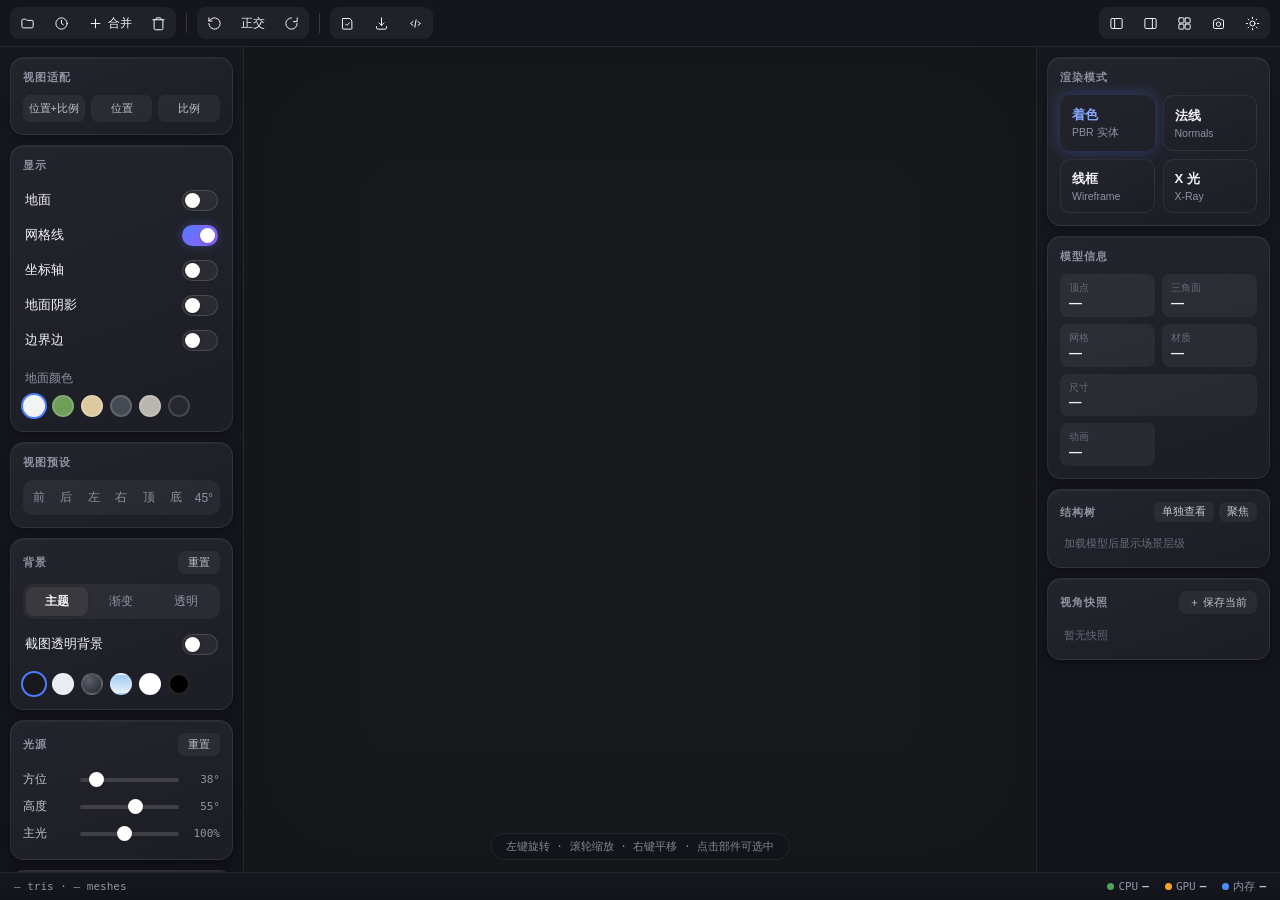
<file: ModelPreview/Viewer/index.html>
<!DOCTYPE html>
<html lang="zh-CN">
<head>
<meta charset="UTF-8">
<meta name="viewport" content="width=device-width, initial-scale=1.0">
<title>3D 模型预览</title>
<link rel="stylesheet" href="./style.css">
<script type="importmap">
{
  "imports": {
    "three": "./lib/three.module.js",
    "three/addons/": "./lib/addons/"
  }
}
</script>
</head>
<body data-theme="dark">
<div id="app">
  <!-- ============ 顶栏 ============ -->
  <header id="topbar">
    <div class="tb-group">
      <button class="tbtn" id="tb-open" title="打开模型文件（本地解析，不上传）">
        <svg viewBox="0 0 24 24"><path d="M3 7a2 2 0 0 1 2-2h4l2 2h8a2 2 0 0 1 2 2v8a2 2 0 0 1-2 2H5a2 2 0 0 1-2-2z"/></svg>
      </button>
      <div class="recent-wrap">
        <button class="tbtn" id="tb-recent" title="最近打开的文件">
          <svg viewBox="0 0 24 24"><circle cx="12" cy="12" r="9"/><path d="M12 7v5l3 2"/></svg>
        </button>
        <div class="recent-menu" id="recent-menu" hidden>
          <div class="recent-menu-title">最近打开</div>
          <div class="recent-menu-list" id="recent-list"></div>
          <div class="recent-menu-foot">
            <button class="mini-btn" id="recent-clear">清空记录</button>
          </div>
        </div>
      </div>
      <button class="tbtn" id="tb-append" title="合并打开：将模型追加到当前场景">
        <svg viewBox="0 0 24 24"><path d="M12 5v14M5 12h14"/></svg><span>合并</span>
      </button>
      <button class="tbtn" id="tb-reset-scene" title="场景重置：清空所有已加载模型">
        <svg viewBox="0 0 24 24"><path d="M3 6h18M8 6V4a1 1 0 0 1 1-1h6a1 1 0 0 1 1 1v2m3 0v14a2 2 0 0 1-2 2H7a2 2 0 0 1-2-2V6"/></svg>
      </button>
    </div>
    <div class="tb-sep"></div>
    <div class="tb-group">
      <button class="tbtn" id="tb-reset-view" title="重置视角（相机自动归位）">
        <svg viewBox="0 0 24 24"><path d="M3 12a9 9 0 1 0 3-6.7L3 8"/><path d="M3 3v5h5"/></svg>
      </button>
      <button class="tbtn text" id="tb-cam-kind" title="透视 / 正交投影切换">正交</button>
      <button class="tbtn" id="tb-turntable" title="自动转盘（鼠标交互时自动暂停）">
        <svg viewBox="0 0 24 24"><path d="M21 12a9 9 0 1 1-9-9"/><path d="M21 3v6h-6"/></svg>
      </button>
    </div>
    <div class="tb-sep"></div>
    <div class="tb-group">
      <button class="tbtn" id="tb-snapshot" title="保存当前视角快照（可在右侧面板恢复）">
        <svg viewBox="0 0 24 24"><path d="M5 4h11l3 4v12a1 1 0 0 1-1 1H5a1 1 0 0 1-1-1V5a1 1 0 0 1 1-1z"/><path d="M9 13l2 2 4-4"/></svg>
      </button>
      <button class="tbtn" id="tb-export-glb" title="导出优化 GLB（当前场景，可含网格合并）">
        <svg viewBox="0 0 24 24"><path d="M12 3v12m0 0l-4-4m4 4l4-4"/><path d="M4 17v2a2 2 0 0 0 2 2h12a2 2 0 0 0 2-2v-2"/></svg>
      </button>
      <button class="tbtn" id="tb-embed" title="复制网页嵌入代码（model-viewer iframe 模板）">
        <svg viewBox="0 0 24 24"><path d="M8 9l-4 3 4 3M16 9l4 3-4 3M13 6l-2 12"/></svg>
      </button>
    </div>
    <div class="tb-spacer"></div>
    <div class="tb-group">
      <button class="tbtn" id="tb-left-panel" title="显示 / 关闭左侧面板">
        <svg viewBox="0 0 24 24"><rect x="3" y="4" width="18" height="16" rx="2"/><path d="M9 4v16"/></svg>
      </button>
      <button class="tbtn" id="tb-right-panel" title="显示 / 关闭右侧面板">
        <svg viewBox="0 0 24 24"><rect x="3" y="4" width="18" height="16" rx="2"/><path d="M15 4v16"/></svg>
      </button>
      <button class="tbtn" id="tb-export-views" title="一键导出全部视角 PNG（前/后/左/右/顶/底/45° 共 7 张高分辨率图）">
        <svg viewBox="0 0 24 24"><rect x="3" y="3" width="8" height="8" rx="1"/><rect x="13" y="3" width="8" height="8" rx="1"/><rect x="3" y="13" width="8" height="8" rx="1"/><rect x="13" y="13" width="8" height="8" rx="1"/></svg>
      </button>
      <button class="tbtn" id="tb-shot" title="导出截图：相机视角高分辨率 PNG（自动隐藏网格，可选透明背景）">
        <svg viewBox="0 0 24 24"><path d="M4 8a2 2 0 0 1 2-2h2l2-2h4l2 2h2a2 2 0 0 1 2 2v10a2 2 0 0 1-2 2H6a2 2 0 0 1-2-2z"/><circle cx="12" cy="13" r="3.5"/></svg>
      </button>
      <button class="tbtn" id="tb-theme" title="切换浅色 / 深色模式">
        <svg id="icon-theme" viewBox="0 0 24 24"><circle cx="12" cy="12" r="4"/><path d="M12 2v2m0 16v2M4.9 4.9l1.4 1.4m11.4 11.4l1.4 1.4M2 12h2m16 0h2M4.9 19.1l1.4-1.4M17.7 6.3l1.4-1.4"/></svg>
      </button>
    </div>
  </header>

  <!-- ============ 主区域 ============ -->
  <div id="main">
    <!-- 左面板：显示 / 背景 / 后处理 -->
    <aside id="left-panel" class="panel">
      <div class="panel-scroll">
      <div class="card" id="fit-card">
        <div class="card-title">视图适配</div>
        <div class="fit-btns">
          <button class="mini-btn wide" id="fit-all" title="将模型居中，并按标准尺寸缩放">位置+比例</button>
          <button class="mini-btn wide" id="fit-pos" title="仅将模型移动到视图中心">位置</button>
          <button class="mini-btn wide" id="fit-scale" title="仅将模型缩放到标准大小">比例</button>
        </div>
      </div>
      <div class="card">
        <div class="card-title">显示</div>
        <div class="row"><label for="opt-ground">地面</label><label class="toggle"><input type="checkbox" id="opt-ground"><span class="knob"></span></label></div>
        <div class="row"><label for="opt-grid">网格线</label><label class="toggle"><input type="checkbox" id="opt-grid" checked><span class="knob"></span></label></div>
        <div class="row"><label for="opt-axes">坐标轴</label><label class="toggle"><input type="checkbox" id="opt-axes"><span class="knob"></span></label></div>
        <div class="row"><label for="opt-shadow">地面阴影</label><label class="toggle"><input type="checkbox" id="opt-shadow"><span class="knob"></span></label></div>
        <div class="row"><label for="opt-edges">边界边</label><label class="toggle"><input type="checkbox" id="opt-edges"><span class="knob"></span></label></div>
        <div class="slider-row" id="ground-height-row" style="display:none"><span class="lbl">地面高度</span><input type="range" id="sl-ground-h" min="-20" max="60" value="0"><span class="val" id="v-ground-h">0</span></div>
        <div class="row" style="margin-top:6px"><span style="font-size:11.5px;color:var(--text-dim)">地面颜色</span></div>
        <div class="swatches" id="ground-colors">
          <button class="gswatch active" data-c="#f2f3f5" style="background:#f2f3f5" title="雪地 / 白"></button>
          <button class="gswatch" data-c="#6f9e58" style="background:#6f9e58" title="草地"></button>
          <button class="gswatch" data-c="#dcc9a0" style="background:#dcc9a0" title="沙地"></button>
          <button class="gswatch" data-c="#454a52" style="background:#454a52" title="公路（沥青）"></button>
          <button class="gswatch" data-c="#b8b6ae" style="background:#b8b6ae" title="混凝土"></button>
          <button class="gswatch" data-c="#26282e" style="background:#26282e" title="深色"></button>
        </div>
      </div>
      <div class="card">
        <div class="card-title">视图预设</div>
        <div class="seg" id="view-presets">
          <button data-v="front" title="前视图">前</button>
          <button data-v="back" title="后视图">后</button>
          <button data-v="left" title="左视图">左</button>
          <button data-v="right" title="右视图">右</button>
          <button data-v="top" title="顶视图">顶</button>
          <button data-v="bottom" title="底视图">底</button>
          <button data-v="iso45" title="45° 视角：相机位于左前上方约 45° 俯视（透视）">45°</button>
        </div>
      </div>
      <div class="card">
        <div class="card-title">背景 <button class="mini-btn" id="bg-reset" title="恢复默认背景（跟随主题）">重置</button></div>
        <div class="seg" id="bg-mode">
          <button data-bg="theme" class="active" title="跟随界面主题">主题</button>
          <button data-bg="gradient" title="渐变背景">渐变</button>
          <button data-bg="transparent" title="透明背景（导出 PNG 亦透明）">透明</button>
        </div>
        <div class="row" style="margin-top:8px"><label for="opt-transparent-shot">截图透明背景</label><label class="toggle"><input type="checkbox" id="opt-transparent-shot"><span class="knob"></span></label></div>
        <div class="swatches" style="margin-top:9px">
          <button class="swatch active" data-bg="dark" title="深色背景"></button>
          <button class="swatch" data-bg="light" title="浅色背景"></button>
          <button class="swatch" data-bg="studio" title="摄影棚背景"></button>
          <button class="swatch" data-bg="sky" title="天空背景"></button>
          <button class="swatch" data-bg="white" title="纯白背景"></button>
          <button class="swatch" data-bg="black" title="纯黑背景"></button>
        </div>
      </div>
      <div class="card">
        <div class="card-title">光源 <button class="mini-btn" id="light-reset" title="恢复默认光照方向（方位 37.5° / 仰角 54.5°）">重置</button></div>
        <div class="slider-row"><span class="lbl">方位</span><input type="range" id="sl-light-az" min="0" max="360" value="38"><span class="val" id="v-light-az">38°</span></div>
        <div class="slider-row"><span class="lbl">高度</span><input type="range" id="sl-light-el" min="10" max="88" value="55"><span class="val" id="v-light-el">55°</span></div>
        <div class="slider-row"><span class="lbl">主光</span><input type="range" id="sl-light-it" min="20" max="200" value="100"><span class="val" id="v-light-it">100%</span></div>
      </div>
      <div class="card">
        <div class="card-title">渲染调节 <button class="mini-btn" id="render-auto" title="自动：设置为您当前查看所需的推荐亮度（曝光 1.25 / 环境 0.55）">自动</button></div>
        <div class="slider-row"><span class="lbl">曝光</span><input type="range" id="sl-exposure" min="20" max="250" value="125"><span class="val" id="v-exposure">1.25</span></div>
        <div class="slider-row"><span class="lbl">环境</span><input type="range" id="sl-env" min="0" max="250" value="55"><span class="val" id="v-env">0.55</span></div>
      </div>
      <div class="card collapsible collapsed" id="ql-settings-card">
        <div class="card-title" id="ql-settings-toggle" title="展开 / 折叠">空格预览设置 <span class="twist" id="ql-settings-twist">▶</span></div>
        <div class="card-body">
        <div class="row"><label for="set-ql-ground" title="无地面模型自动补地面">自动补地面</label><label class="toggle"><input type="checkbox" id="set-ql-ground" checked><span class="knob"></span></label></div>
        <div class="row"><span style="font-size:11.5px;color:var(--text-dim)">补地面颜色</span></div>
        <div class="swatches" id="ql-ground-colors">
          <button class="gswatch active" data-c="#ffffff" style="background:#ffffff" title="白"></button>
          <button class="gswatch" data-c="#e9ecf1" style="background:#e9ecf1" title="浅灰"></button>
          <button class="gswatch" data-c="#454a52" style="background:#454a52" title="深灰"></button>
        </div>
        <div class="row" style="margin-top:4px"><label for="set-ql-hidebackdrop">隐藏巨大背景面</label><label class="toggle"><input type="checkbox" id="set-ql-hidebackdrop" checked><span class="knob"></span></label></div>
        <div class="row" style="margin-top:4px"><label for="set-ql-flip" title="若空格预览中模型颜色错乱，切换此选项">贴图上下翻转</label><label class="toggle"><input type="checkbox" id="set-ql-flip"><span class="knob"></span></label></div>
        <div style="font-size:10.5px;color:var(--text-faint);line-height:1.5;margin-top:4px">以上设置对「选中预览 / 空格预览」生效，保存在本机。颜色错乱时请切换「贴图上下翻转」。</div>
        </div>
      </div>
      </div>
    </aside>

    <!-- 视口 -->
    <div id="viewport">
      <div id="loading" class="hidden">
        <div class="spinner"></div>
        <div id="loading-text">正在加载模型…</div>
        <div id="progress-wrap" class="hidden"><div id="progress-bar"></div></div>
      </div>
      <div id="drop-hint"><div style="font-size:34px">⬇︎</div><div>松开以打开模型文件</div></div>
      <div id="error-panel" class="hidden">
        <div style="font-size:28px;margin-bottom:8px">⚠️</div>
        <div id="error-title">无法加载模型</div>
        <div id="error-detail"></div>
      </div>
      <div id="hud">左键旋转 · 滚轮缩放 · 右键平移 · 点击部件可选中</div>
      <div id="toast"></div>
    </div>

    <!-- 右面板：信息 / 统计 / 结构树 / 快照 -->
    <aside id="right-panel" class="panel">
      <div class="panel-scroll">
      <div id="file-section" class="card hidden">
        <div id="file-name">—</div>
        <div id="file-meta"><span id="file-format" class="badge">—</span><span id="file-size">—</span></div>
        <div id="file-note" class="hidden"></div>
      </div>
      <div class="card">
        <div class="card-title">渲染模式</div>
        <div class="mode-grid" id="tb-shading">
          <button class="mode-card active" data-mode="shaded" title="PBR 实体渲染">
            <div class="m-title">着色</div><div class="m-sub">PBR 实体</div>
          </button>
          <button class="mode-card" data-mode="normal" title="顶点法线显示">
            <div class="m-title">法线</div><div class="m-sub">Normals</div>
          </button>
          <button class="mode-card" data-mode="wire" title="线框显示">
            <div class="m-title">线框</div><div class="m-sub">Wireframe</div>
          </button>
          <button class="mode-card" data-mode="xray" title="X 光透视">
            <div class="m-title">X 光</div><div class="m-sub">X-Ray</div>
          </button>
        </div>
      </div>
      <div class="card">
        <div class="card-title">模型信息</div>
        <div class="stats-grid">
          <div class="stat"><span class="stat-label">顶点</span><span class="stat-value" id="st-vertices">—</span></div>
          <div class="stat"><span class="stat-label">三角面</span><span class="stat-value" id="st-triangles">—</span></div>
          <div class="stat"><span class="stat-label">网格</span><span class="stat-value" id="st-meshes">—</span></div>
          <div class="stat"><span class="stat-label">材质</span><span class="stat-value" id="st-materials">—</span></div>
          <div class="stat wide"><span class="stat-label">尺寸</span><span class="stat-value" id="st-size">—</span></div>
          <div class="stat"><span class="stat-label">动画</span><span class="stat-value" id="st-animations">—</span></div>
        </div>
      </div>
      <div class="card">
        <div class="card-title">结构树
          <span class="tree-tools">
            <button class="mini-btn" id="tree-isolate" title="仅显示选中的部件（再次点击恢复全部）">单独查看</button>
            <button class="mini-btn" id="tree-fit" title="将相机对准选中的部件">聚焦</button>
          </span>
        </div>
        <div id="tree"><div class="tree-empty">加载模型后显示场景层级</div></div>
      </div>
      <div class="card">
        <div class="card-title">视角快照 <button class="mini-btn" id="snap-save" title="保存当前相机视角">＋ 保存当前</button></div>
        <div id="snap-list"><div class="tree-empty">暂无快照</div></div>
      </div>
      </div>
    </aside>
  </div>

  <!-- ============ 状态栏 ============ -->
  <footer id="statusbar">
    <span id="sb-ground" style="display:none"></span>
    <span id="sb-stats">— tris · — meshes</span>
    <span class="sb-spacer"></span>
    <span id="sb-perf" class="sb-perf" title="应用资源占用（CPU / GPU 为实时采样，GPU 为全系统口径）">
      <span class="sb-metric" id="sb-cpu"><i class="dot cpu"></i>CPU <b>—</b></span>
      <span class="sb-metric" id="sb-gpu"><i class="dot gpu"></i>GPU <b>—</b></span>
      <span class="sb-metric" id="sb-mem"><i class="dot mem"></i>内存 <b>—</b></span>
    </span>
  </footer>
  <div id="ground-note-el" style="display:none"></div>

  <!-- ============ 动画条 ============ -->
  <footer id="animbar">
    <button id="anim-play" title="播放 / 暂停">
      <svg id="ic-play" viewBox="0 0 24 24"><path d="M7 4l13 8-13 8z"/></svg>
      <svg id="ic-pause" viewBox="0 0 24 24" style="display:none"><path d="M7 4h4v16H7zM14 4h4v16h-4z"/></svg>
    </button>
    <span id="anim-name">—</span>
    <select id="anim-clip" title="选择动画片段"></select>
    <input type="range" id="anim-time" min="0" max="1000" value="0" title="动画进度">
    <span id="anim-clock">0.00 / 0.00s</span>
    <span id="anim-speed">速度 <select id="anim-speed-sel"><option value="0.25">0.25x</option><option value="0.5">0.5x</option><option value="1" selected>1x</option><option value="2">2x</option></select></span>
    <span id="anim-loop">循环 <input type="checkbox" id="anim-loop-chk" checked></span>
  </footer>
</div>

<!-- 模态 -->
<div id="modal-back">
  <div id="modal">
    <div id="modal-title"></div>
    <div id="modal-body"></div>
    <div id="modal-actions">
      <button id="modal-cancel">取消</button>
      <button id="modal-ok">确定</button>
    </div>
  </div>
</div>

<script type="module" src="./js/app.js"></script>
</body>
</html>
</file>
<file: ModelPreview/Viewer/style.css>
/* ============================================================
   3D 模型预览 — 现代专业设计语言 v2
   渐变面板 · 霓虹强调色 · 精致层次 · 等宽统计条 · 双主题
   ============================================================ */

:root, [data-theme="dark"] {
  --bg-app: #0d0e12;
  --bg-viewport: #121318;
  --bg-panel: linear-gradient(180deg, #17181f 0%, #13141a 100%);
  --bg-panel-solid: #15161d;
  --bg-card: linear-gradient(160deg, rgba(255,255,255,0.045) 0%, rgba(255,255,255,0.015) 100%), #1a1b22;
  --bg-card-hover: linear-gradient(160deg, rgba(255,255,255,0.07) 0%, rgba(255,255,255,0.02) 100%), #1e2029;
  --bg-inset: rgba(255, 255, 255, 0.05);
  --border: rgba(255, 255, 255, 0.07);
  --border-strong: rgba(255, 255, 255, 0.14);
  --text: #f2f3f7;
  --text-mid: #c0c2cc;
  --text-dim: #8f92a0;
  --text-faint: #666a78;
  --accent: #4f7cff;
  --accent-2: #9d5cff;
  --accent-text: #86a8ff;
  --accent-soft: rgba(79, 124, 255, 0.16);
  --accent-glow: rgba(79, 124, 255, 0.35);
  --accent-grad: linear-gradient(135deg, #4f7cff 0%, #9d5cff 100%);
  --danger: #ff5f57;
  --ok: #3ddc84;
  --shadow: 0 8px 32px rgba(0, 0, 0, 0.5);
  --shadow-sm: 0 2px 10px rgba(0, 0, 0, 0.35);
  --radius-card: 14px;
  --radius-btn: 9px;
  --font-mono: "SF Mono", ui-monospace, Menlo, monospace;
  color-scheme: dark;
}
[data-theme="light"] {
  --bg-app: #eef0f4;
  --bg-viewport: #e6e8ee;
  --bg-panel: linear-gradient(180deg, #f7f8fb 0%, #f0f2f6 100%);
  --bg-panel-solid: #f3f4f8;
  --bg-card: linear-gradient(160deg, #ffffff 0%, #f8f9fc 100%);
  --bg-card-hover: #ffffff;
  --bg-inset: rgba(15, 23, 42, 0.05);
  --border: rgba(15, 23, 42, 0.09);
  --border-strong: rgba(15, 23, 42, 0.16);
  --text: #171923;
  --text-mid: #4a4d5c;
  --text-dim: #7d8090;
  --text-faint: #a8abba;
  --accent: #4f6ef7;
  --accent-2: #8b5cf6;
  --accent-text: #4f6ef7;
  --accent-soft: rgba(79, 110, 247, 0.1);
  --accent-glow: rgba(79, 110, 247, 0.28);
  --accent-grad: linear-gradient(135deg, #4f6ef7 0%, #8b5cf6 100%);
  --danger: #e5484d;
  --ok: #30a46c;
  --shadow: 0 6px 24px rgba(23, 25, 35, 0.1);
  --shadow-sm: 0 2px 8px rgba(23, 25, 35, 0.07);
  --radius-card: 14px;
  --radius-btn: 9px;
  --font-mono: "SF Mono", ui-monospace, Menlo, monospace;
  color-scheme: light;
}

* { margin: 0; padding: 0; box-sizing: border-box; }

html, body {
  height: 100%;
  overflow: hidden;
  font-family: -apple-system, "PingFang SC", "Helvetica Neue", sans-serif;
  font-size: 13px;
  color: var(--text);
  background: var(--bg-app);
  -webkit-font-smoothing: antialiased;
  user-select: none;
  cursor: default;
}

#app { display: flex; flex-direction: column; height: 100vh; }

/* ============ 顶栏 ============ */
#topbar {
  display: flex;
  align-items: center;
  gap: 5px;
  padding: 7px 10px;
  background: var(--bg-panel-solid);
  border-bottom: 1px solid var(--border);
  flex-shrink: 0;
  overflow-x: auto;
  scrollbar-width: none;
  position: relative;
}
#topbar::after {
  content: ''; position: absolute; left: 0; right: 0; bottom: -1px; height: 1px;
  background: linear-gradient(90deg, transparent, var(--accent-glow) 30%, var(--accent-glow) 70%, transparent);
  pointer-events: none;
}
#topbar::-webkit-scrollbar { display: none; }
.tb-group {
  display: flex; align-items: center; gap: 3px;
  background: var(--bg-inset);
  border-radius: var(--radius-btn);
  padding: 2px;
}
.tb-sep { width: 1px; height: 20px; background: var(--border-strong); margin: 0 5px; flex-shrink: 0; }
.tb-spacer { flex: 1; }

.tbtn {
  transition: background 0.12s, border-color 0.12s, box-shadow 0.15s, transform 0.1s;
  display: inline-flex; align-items: center; justify-content: center; gap: 5px;
  min-width: 30px; height: 28px; padding: 0 7px;
  border: 1px solid transparent; border-radius: 7px;
  background: transparent; color: var(--text);
  font-size: 12px; font-family: inherit; cursor: pointer;
  white-space: nowrap;
}
.tbtn:hover { background: var(--bg-card-hover); border-color: var(--border-strong); box-shadow: 0 0 0 1px var(--accent-soft), 0 0 14px var(--accent-glow); }
.tbtn:active { background: var(--accent-soft); }
.tbtn.active {
  background: var(--accent-grad);
  border-color: transparent;
  color: #fff;
  box-shadow: 0 2px 12px var(--accent-glow); background: var(--accent); color: #fff; }
.tbtn.active svg { stroke: #fff; }
.tbtn:disabled { opacity: 0.35; cursor: not-allowed; pointer-events: none; }
.tbtn svg { width: 15px; height: 15px; fill: none; stroke: currentColor; stroke-width: 1.6; stroke-linecap: round; stroke-linejoin: round; flex-shrink: 0; }
.tbtn.text { font-weight: 500; }

/* ============ 主区域 ============ */
#main { display: flex; flex: 1; min-height: 0; overflow: hidden; }

.panel {
  width: 244px;
  flex-shrink: 0;
  min-width: 244px;
  max-width: 244px;
  height: 100%;
  box-sizing: border-box;
  background: var(--bg-panel);
  overflow: hidden;
}
.panel-scroll {
  height: 100%;
  overflow-y: auto;
  overflow-x: hidden;
  padding: 10px;
  scrollbar-width: thin;
  scrollbar-color: rgba(128,128,128,0.35) transparent;
}
.panel-scroll::-webkit-scrollbar { width: 6px; }
.panel-scroll::-webkit-scrollbar-thumb { background: rgba(128,128,128,0.35); border-radius: 3px; }
#left-panel { border-right: 1px solid var(--border); }
#right-panel { border-left: 1px solid var(--border); }

/* ============ 卡片（白色圆角卡） ============ */
.card {
  background: var(--bg-card);
  border: 1px solid var(--border);
  border-radius: var(--radius-card);
  padding: 12px;
  margin-bottom: 10px;
  box-shadow: var(--shadow-sm), inset 0 1px 0 rgba(255, 255, 255, 0.04);
  transition: border-color 0.15s;
}
.card:hover { border-color: var(--border-strong); }
.card-title {
  font-size: 11px; font-weight: 700; letter-spacing: 0.08em;
  color: var(--text-dim); text-transform: uppercase;
  margin-bottom: 10px;
  display: flex; align-items: center; gap: 6px;
  display: flex; align-items: center; justify-content: space-between;
}
.card.collapsible .card-title { cursor: pointer; }
.card.collapsible .card-title .twist {
  font-size: 9px; transition: transform 0.15s; color: var(--text-faint);
  display: inline-block; transform: rotate(0);
}
/* 展开 ▼ / 折叠 ▶：▶ 旋转 90° 即 ▼ */
.card.collapsible .card-title .twist.open { transform: rotate(90deg); }
.card.collapsible.collapsed .card-title { margin-bottom: 0; }
.card.collapsible.collapsed .card-body { display: none; }

/* ============ 开关行 ============ */
.row {
  display: flex; align-items: center; gap: 9px;
  padding: 7px 2px;
  border-radius: 8px;
}
.row:hover { background: var(--bg-inset); }
/* 关键：flex:1 必须排除 .toggle，否则开关被拉伸成超宽（specificity 高于 .toggle 自身宽度） */
.row > label:not(.toggle) { flex: 1; font-size: 12.5px; font-weight: 500; cursor: pointer; color: var(--text); }
.row .sub { display: block; font-size: 11px; color: var(--text-dim); font-weight: 400; margin-top: 1px; }

.toggle { position: relative; display: inline-block; width: 36px; height: 21px; flex: 0 0 36px; vertical-align: middle; }
.toggle input { opacity: 0; width: 0; height: 0; }
.toggle .knob {
  position: absolute; inset: 0; border-radius: 11px;
  background: var(--bg-inset); border: 1px solid var(--border-strong);
  transition: background 0.18s, border-color 0.18s;
  cursor: pointer;
}
.toggle .knob::after {
  content: ''; position: absolute; top: 2px; left: 2px;
  width: 15px; height: 15px; border-radius: 50%;
  background: #fff; box-shadow: 0 1px 3px rgba(0,0,0,0.25);
  transition: transform 0.18s;
}
.toggle input:checked + .knob { background: var(--accent-grad); border-color: transparent; box-shadow: 0 0 10px var(--accent-glow); }
.toggle input:checked + .knob::after { transform: translateX(15px); }

/* ============ 分段控件 ============ */
.seg {
  display: flex; background: var(--bg-inset);
  border-radius: 10px; padding: 3px; gap: 2px;
}
.seg button {
  flex: 1; border: none; border-radius: 8px; padding: 6px 4px;
  background: transparent; color: var(--text-dim);
  font-size: 12px; font-weight: 500; font-family: inherit; cursor: pointer;
  white-space: nowrap; transition: all 0.15s;
}
.seg button:hover { color: var(--text); }
.seg button.active {
  background: var(--bg-card); color: var(--text); font-weight: 600;
  box-shadow: 0 1px 4px rgba(0,0,0,0.12);
}
[data-theme="dark"] .seg button.active { background: #3a3a3e; }

/* ============ 渲染模式网格卡 ============ */
.mode-grid { display: grid; grid-template-columns: 1fr 1fr; gap: 8px; }
.mode-card {
  border: 1.5px solid var(--border); border-radius: 10px;
  background: var(--bg-card); padding: 10px 11px;
  cursor: pointer; text-align: left; font-family: inherit;
  transition: border-color 0.15s, background 0.15s;
}
.mode-card:hover { background: var(--bg-card-hover); }
.mode-card.active {
  border-color: transparent;
  background:
    linear-gradient(var(--bg-card-hover), var(--bg-card-hover)) padding-box,
    var(--accent-grad) border-box;
  box-shadow: 0 0 16px var(--accent-glow);
}
.mode-card.active .m-title { color: var(--accent-text); }
.mode-card .m-title { font-size: 13px; font-weight: 600; color: var(--text); }
.mode-card .m-sub { font-size: 10.5px; color: var(--text-dim); margin-top: 2px; }

/* ============ 滑块行 ============ */
/* range 必须 min-width:0：表单控件默认 min-width:auto 无法收缩到固有宽度以下，会把右侧数值挤出容器 */
.slider-row { display: flex; align-items: center; gap: 7px; padding: 5px 0; min-width: 0; }
.slider-row .lbl { width: 50px; font-size: 12px; color: var(--text-mid); flex-shrink: 0; }
.slider-row .val { width: 34px; text-align: right; font-size: 11px; color: var(--text-dim); font-variant-numeric: tabular-nums; flex-shrink: 0; font-family: var(--font-mono); overflow: hidden; }
input[type="range"] {
  flex: 1 1 0; min-width: 0; -webkit-appearance: none; height: 4px; border-radius: 2px;
  background: var(--border-strong); outline: none; cursor: pointer;
}
input[type="range"]::-webkit-slider-thumb {
  -webkit-appearance: none; width: 15px; height: 15px; border-radius: 50%;
  background: #fff; border: 1px solid var(--border-strong);
  box-shadow: 0 1px 3px rgba(0,0,0,0.2);
}

/* ============ 色板 ============ */
.swatches { display: flex; gap: 7px; flex-wrap: wrap; padding: 2px 0; }
.swatch, .gswatch {
  width: 22px; height: 22px; border-radius: 50%;
  border: 2px solid var(--border-strong); cursor: pointer; padding: 0;
  transition: transform 0.1s;
}
.swatch:hover, .gswatch:hover { transform: scale(1.12); }
.swatch.active, .gswatch.active {
  box-shadow: 0 0 0 2px var(--bg-panel-solid), 0 0 0 3.5px var(--accent), 0 0 10px var(--accent-glow); box-shadow: 0 0 0 2px var(--accent); border-color: transparent; }
.gswatch[data-c="#6f9e58"] { background: #6f9e58; }
.gswatch[data-c="#dcc9a0"] { background: #dcc9a0; }
.gswatch[data-c="#454a52"] { background: #454a52; }
.gswatch[data-c="#f2f3f5"] { background: #f2f3f5; }
.gswatch[data-c="#b8b6ae"] { background: #b8b6ae; }
.gswatch[data-c="#26282e"] { background: #26282e; }
.gswatch[data-c="#ffffff"] { background: #ffffff; }
.gswatch[data-c="#e9ecf1"] { background: #e9ecf1; }
.swatch[data-bg="dark"]   { background: #17191d; }
.swatch[data-bg="light"]  { background: #e9ecf1; }
.swatch[data-bg="studio"] { background: radial-gradient(circle at 35% 30%, #5a5f6a, #212429); }
.swatch[data-bg="sky"]    { background: linear-gradient(#9ec8f5, #e8f2fb); }
.swatch[data-bg="white"]  { background: #ffffff; }
.swatch[data-bg="black"]  { background: #000000; }

.mini-btn {
  border: none; border-radius: 7px; padding: 4px 10px;
  background: var(--bg-inset); color: var(--text-mid);
  font-size: 11px; font-weight: 500; font-family: inherit; cursor: pointer;
  transition: all 0.12s;
}
.mini-btn:hover {
  color: var(--accent-text);
  border-color: var(--accent);
  background: var(--accent-soft);
  box-shadow: 0 0 8px var(--accent-glow);
}
.mini-btn:disabled { opacity: 0.35; cursor: not-allowed; }
.tbtn:disabled { opacity: 0.35; cursor: not-allowed; pointer-events: none; }
.seg button:disabled { opacity: 0.35; cursor: not-allowed; }

/* ============ 视口 ============ */
#viewport { position: relative; flex: 1; min-width: 0; background: var(--bg-viewport); }
#viewport::after {
  content: ''; position: absolute; inset: 0; pointer-events: none;
  box-shadow: inset 0 0 120px rgba(0, 0, 0, 0.22);
}
#viewport canvas { display: block; outline: none; }

#loading {
  position: absolute; inset: 0; z-index: 30;
  display: flex; flex-direction: column; align-items: center; justify-content: center; gap: 14px;
  background: color-mix(in srgb, var(--bg-viewport) 82%, transparent);
  backdrop-filter: blur(8px);
}
#loading.hidden { display: none; }
.spinner { width: 32px; height: 32px; border-radius: 50%; border: 3px solid var(--border-strong); border-top-color: var(--accent); animation: spin 0.9s linear infinite; }
@keyframes spin { to { transform: rotate(360deg); } }
#loading-text { color: var(--text-mid); font-size: 13px; }
#progress-wrap { width: 220px; height: 4px; border-radius: 2px; background: var(--border-strong); overflow: hidden; }
#progress-bar { width: 0%; height: 100%; background: var(--accent); border-radius: 2px; transition: width 0.15s; }

#drop-hint {
  position: absolute; inset: 12px; z-index: 40; display: none;
  flex-direction: column; align-items: center; justify-content: center; gap: 10px;
  border: 2px dashed var(--accent); border-radius: 14px;
  background: color-mix(in srgb, var(--bg-viewport) 82%, transparent);
  backdrop-filter: blur(8px);
  font-size: 15px; font-weight: 600; pointer-events: none; color: var(--text);
}
#drop-hint.visible { display: flex; }

#error-panel {
  position: absolute; top: 50%; left: 50%; transform: translate(-50%, -50%); z-index: 25;
  width: min(440px, 84%); text-align: center;
  background: var(--bg-panel-solid); border: 1px solid var(--danger); border-radius: 14px;
  padding: 22px; box-shadow: var(--shadow);
}
#error-panel.hidden { display: none; }
#error-title { font-size: 14px; font-weight: 700; margin-bottom: 6px; color: var(--danger); }
#error-detail { color: var(--text-dim); font-size: 12px; line-height: 1.55; word-break: break-all; user-select: text; }

#hud {
  position: absolute; bottom: 12px; left: 50%; transform: translateX(-50%);
  padding: 5px 14px; border-radius: 16px;
  background: color-mix(in srgb, var(--bg-panel-solid) 75%, transparent);
  border: 1px solid var(--border);
  color: var(--text-dim); font-size: 11px;
  font-family: var(--font-mono);
  pointer-events: none; white-space: nowrap;
}

#toast {
  /* fixed + 顶层：导出成功等提示不能被弹窗遮罩挡住 */
  position: fixed; bottom: 46px; left: 50%;
  transform: translateX(-50%) translateY(8px);
  padding: 7px 15px; border-radius: 9px; z-index: 200;
  background: var(--bg-panel-solid); border: 1px solid var(--border-strong);
  box-shadow: var(--shadow); font-size: 12px;
  opacity: 0; transition: opacity 0.2s, transform 0.2s; pointer-events: none; white-space: nowrap;
  max-width: 78vw;
}
/* 多行提示（用于显示保存路径等长文本） */
#toast.multiline {
  white-space: pre-wrap; word-break: break-all; text-align: center;
  line-height: 1.55; font-size: 11.5px; padding: 9px 16px;
}
#toast.show { opacity: 1; transform: translateX(-50%) translateY(0); }

/* ============ 状态栏（等宽统计条） ============ */
#statusbar {
  display: flex; align-items: center; gap: 8px;
  padding: 5px 14px;
  background: var(--bg-panel);
  border-top: 1px solid var(--border);
  flex-shrink: 0;
  font-family: var(--font-mono);
  font-size: 11px; color: var(--text-dim);
  min-height: 28px;
}
.sb-spacer { flex: 1; }

/* 视图适配按钮组 */
.fit-btns { display: flex; gap: 6px; }
.fit-btns .mini-btn.wide { flex: 1; padding: 6px 4px; font-size: 11px; }

/* 最近打开：顶栏下拉菜单 */
.recent-wrap { position: relative; display: inline-flex; }
/* 用 fixed 定位：topbar 有 overflow-x:auto，绝对定位会被裁切 */
.recent-menu {
  position: fixed; z-index: 300;
  min-width: 320px; max-width: 460px;
  background: var(--bg-panel-solid);
  border: 1px solid var(--border-strong);
  border-radius: var(--radius-card);
  box-shadow: 0 12px 40px rgba(0, 0, 0, 0.45);
  overflow: hidden;
  animation: recentIn 0.14s ease-out;
}
@keyframes recentIn { from { opacity: 0; transform: translateY(-6px); } to { opacity: 1; transform: none; } }
.recent-menu-title {
  font-size: 10px; font-weight: 700; letter-spacing: 0.08em; text-transform: uppercase;
  color: var(--text-faint); padding: 9px 12px 6px;
  border-bottom: 1px solid var(--border);
}
/* 列表最大高度 = 窗口高度的一半，溢出滚动 */
.recent-menu-list {
  display: flex; flex-direction: column; gap: 2px;
  max-height: 50vh; overflow-y: auto; padding: 5px;
}
.recent-menu-list::-webkit-scrollbar { width: 6px; }
.recent-menu-list::-webkit-scrollbar-thumb { background: var(--border-strong); border-radius: 3px; }
.recent-item {
  display: flex; align-items: center; gap: 9px; padding: 7px 8px;
  border-radius: 9px; cursor: pointer; border: 1px solid transparent;
  transition: background 0.12s, border-color 0.12s;
}
.recent-item:hover { background: var(--bg-card-hover); border-color: var(--border-strong); }
.recent-item .r-icon {
  flex-shrink: 0; width: 28px; height: 28px; border-radius: 8px;
  display: flex; align-items: center; justify-content: center;
  background: var(--accent-grad); color: #fff;
  font-size: 9px; font-weight: 700; letter-spacing: 0.02em;
}
.recent-item .r-main { flex: 1; min-width: 0; }
.recent-item .r-name { font-size: 12px; color: var(--text); overflow: hidden; text-overflow: ellipsis; white-space: nowrap; display: block; }
.recent-item .r-path { font-size: 10px; color: var(--text-faint); margin-top: 2px; overflow: hidden; text-overflow: ellipsis; white-space: nowrap; display: block; }
.recent-empty { font-size: 11.5px; color: var(--text-faint); padding: 16px 12px; text-align: center; }
/* 清空按钮固定在列表底部 */
.recent-menu-foot {
  padding: 7px 9px; border-top: 1px solid var(--border);
  background: var(--bg-inset);
  display: flex; justify-content: flex-end;
}

/* 资源占用（CPU / GPU / 内存） */
.sb-perf { display: inline-flex; align-items: center; gap: 16px; }
.sb-metric {
  display: inline-flex; align-items: center; gap: 4px;
  font-size: 11px; color: var(--text-dim); font-variant-numeric: tabular-nums;
  font-family: var(--font-mono);
}
/* 值紧跟标题（去掉 min-width 右对齐造成的空档），指标之间由父级 gap 拉开 */
.sb-metric b { font-weight: 600; color: var(--text-mid); }
.sb-metric .dot { width: 7px; height: 7px; border-radius: 50%; display: inline-block; }
.sb-metric .dot.cpu { background: #46a758; }
.sb-metric .dot.gpu { background: #f5a524; }
.sb-metric .dot.mem { background: #4c8dff; }
.sb-metric.hot b { color: #e5484d; }
#sb-ground { color: var(--ok); }

/* ============ 动画条 ============ */
#animbar {
  display: none; align-items: center; gap: 10px;
  padding: 8px 14px; background: var(--bg-panel);
  border-top: 1px solid var(--border); flex-shrink: 0;
}
#animbar.visible { display: flex; }
#anim-play {
  width: 30px; height: 30px; border-radius: 50%; border: none;
  background: var(--accent); color: #fff; cursor: pointer;
  display: flex; align-items: center; justify-content: center; flex-shrink: 0;
}
#anim-play svg { width: 13px; height: 13px; fill: currentColor; stroke: none; }
#anim-clip { max-width: 150px; background: var(--bg-inset); border: 1px solid var(--border); border-radius: 7px; color: var(--text); font-size: 11.5px; padding: 4px 6px; font-family: inherit; }
#anim-time { width: 260px; }
#anim-clock { font-size: 11px; color: var(--text-dim); font-variant-numeric: tabular-nums; width: 90px; text-align: center; font-family: var(--font-mono); }
#anim-speed, #anim-loop { font-size: 11.5px; color: var(--text-dim); }
#anim-speed select { background: var(--bg-inset); border: 1px solid var(--border); border-radius: 6px; color: var(--text); padding: 3px 5px; font-family: inherit; }
#anim-name { font-size: 11.5px; color: var(--text-dim); overflow: hidden; text-overflow: ellipsis; white-space: nowrap; max-width: 160px; }

/* ============ 模态 ============ */
#modal-back {
  position: fixed; inset: 0; z-index: 100; display: none;
  align-items: center; justify-content: center;
  background: rgba(0, 0, 0, 0.4); backdrop-filter: blur(6px);
}
#modal-back.visible { display: flex; }
#modal {
  width: min(420px, 88%); background: var(--bg-panel-solid);
  border: 1px solid var(--border-strong); border-radius: 14px;
  padding: 22px; box-shadow: var(--shadow);
}
#modal-title { font-size: 14px; font-weight: 700; margin-bottom: 10px; }
#modal-body { font-size: 12.5px; color: var(--text-dim); line-height: 1.6; margin-bottom: 16px; word-break: break-all; user-select: text; }
#modal-actions { display: flex; gap: 8px; justify-content: flex-end; }
#modal-actions button {
  padding: 7px 18px; border-radius: 8px; border: none;
  font-size: 12.5px; font-weight: 500; font-family: inherit; cursor: pointer;
}
#modal-ok { background: var(--accent); color: #fff; }
#modal-cancel { background: var(--bg-inset); color: var(--text); }

/* ============ 信息 / 统计 / 树 / 快照 ============ */
.hidden { display: none !important; }
#file-name { font-size: 14px; font-weight: 600; word-break: break-all; margin-bottom: 8px; line-height: 1.35; }
#file-meta { display: flex; align-items: center; gap: 8px; flex-wrap: wrap; }
#file-size { color: var(--text-dim); font-size: 11.5px; font-family: var(--font-mono); }
.badge { padding: 2px 8px; border-radius: 20px; font-size: 10px; font-weight: 700; letter-spacing: 0.05em; background: var(--accent); color: #fff; }
#file-note { color: var(--text-faint); font-size: 11px; margin-top: 7px; line-height: 1.5; }

.stats-grid { display: grid; grid-template-columns: 1fr 1fr; gap: 7px; }
.stat { background: var(--bg-inset); border-radius: 8px; padding: 7px 9px; min-width: 0; }
.stat-label { font-size: 10px; color: var(--text-faint); display: block; }
.stat-value { font-size: 13px; font-weight: 600; display: block; white-space: nowrap; overflow: hidden; text-overflow: ellipsis; font-variant-numeric: tabular-nums; }
.stats-grid .stat.wide { grid-column: span 2; }
.stats-grid .stat.wide .stat-value { white-space: normal; font-size: 12.5px; }

/* 结构树（侧边 Treeview 导航：行式垂直展开 + 层级缩进 + 折叠箭头） */
/* 彻底屏蔽结构树内的文本选择：WebKit 只识别 -webkit-user-select，
   且需覆盖所有子元素（右键拖动会选中文本，破坏批量选择体验） */
#tree, #tree * {
  user-select: none; -webkit-user-select: none;
  -webkit-touch-callout: none;
}
#tree { font-size: 12px; max-height: 280px; overflow: auto; }
#tree::-webkit-scrollbar { width: 5px; }
#tree::-webkit-scrollbar-thumb { background: rgba(128,128,128,0.35); border-radius: 3px; }
/* 行 + 子级的包裹容器：保证子级永远是「新行」垂直展开，而不是行内加列 */
.tree-item { min-width: 0; }
.tree-row {
  display: flex; align-items: center; gap: 5px; padding: 3px 6px;
  border-radius: 6px; cursor: pointer; white-space: nowrap;
}
.tree-row:hover { background: var(--bg-card-hover); }
.tree-row.selected { background: var(--accent-soft); }
/* 折叠符号：加粗 + 折叠 / − 展开，与内容垂直中线对齐 */
.tree-row .twist {
  flex: 0 0 15px; width: 15px; text-align: center;
  color: var(--text-faint); font-size: 15px; line-height: 1; font-weight: 700;
  font-family: var(--font-mono); cursor: pointer;
}
.tree-row .twist:hover { color: var(--text); }
/* 无子级：占位对齐（不可点） */
.tree-row .twist.leaf { cursor: default; }
.tree-row .ticon { flex-shrink: 0; opacity: 0.7; display: inline-flex; }
.tree-row .ticon svg { width: 12px; height: 12px; stroke: currentColor; fill: none; stroke-width: 1.5; }
.tree-row .tname { flex: 1; overflow: hidden; text-overflow: ellipsis; }
/* 位置标签：命名无语义时帮助识别部件（如「车头·右侧」） */
.tree-row .t-pos {
  flex-shrink: 0; font-size: 9.5px; color: var(--text-faint);
  background: var(--bg-inset); border: 1px solid var(--border);
  border-radius: 5px; padding: 1px 5px; margin-right: 2px;
  letter-spacing: 0.02em;
}
.tree-row .eye { flex-shrink: 0; border: none; background: none; color: var(--text-faint); cursor: pointer; padding: 1px; display: inline-flex; border-radius: 4px; }
.tree-row .eye:hover { color: var(--text); background: var(--btn-bg); }
.tree-row .eye.off { color: var(--text-faint); opacity: 0.4; }
.tree-row .eye svg { width: 12px; height: 12px; stroke: currentColor; fill: none; stroke-width: 1.5; }
/* 子级容器：每层缩进，向下展开 */
.tree-children { margin-left: 10px; }
.tree-children.collapsed { display: none; }
.tree-empty { color: var(--text-faint); font-size: 11px; padding: 4px; }
.tree-tools { display: inline-flex; gap: 5px; margin-left: auto; }
.tree-tools .mini-btn { padding: 3px 8px; font-size: 10.5px; }
.tree-tools .mini-btn.on {
  background: var(--accent-grad); color: #fff; border-color: transparent;
  box-shadow: 0 0 8px var(--accent-glow);
}

/* 快照 */
#snap-list { display: flex; flex-direction: column; gap: 4px; }
.snap-item {
  display: flex; align-items: center; gap: 6px;
  transition: background 0.12s;
}
.snap-item .snap-go {
  flex: 1; text-align: left; padding: 5px 9px; border-radius: 7px;
  background: var(--bg-inset); border: 1px solid transparent;
  color: var(--text); font-size: 12px; font-family: inherit; cursor: pointer;
  overflow: hidden; text-overflow: ellipsis; white-space: nowrap;
}
.snap-item .snap-go:hover { background: var(--bg-card-hover); border-color: var(--border); }
.snap-item .snap-del { border: none; background: none; color: var(--text-faint); cursor: pointer; font-size: 13px; padding: 2px 4px; border-radius: 4px; }
.snap-item .snap-del:hover { color: var(--danger); background: var(--btn-bg); }

/* ============ 使用系统地面提示（左下角，与 HUD 对齐） ============ */
#ground-note {
  position: absolute; left: 14px; bottom: 12px; z-index: 15;
  padding: 5px 14px; border-radius: 16px;
  background: color-mix(in srgb, var(--bg-panel-solid) 75%, transparent);
  border: 1px solid var(--border);
  color: var(--text-dim); font-size: 11px;
  font-family: var(--font-mono);
  pointer-events: none; white-space: nowrap;
}

/* ============ QL 窄面板适配 ============ */
@media (max-width: 760px) {
  #left-panel, #right-panel, #topbar, #animbar, #statusbar { display: none !important; }
}
body.no-chrome #left-panel, body.no-chrome #right-panel,
body.no-chrome #topbar, body.no-chrome #animbar, body.no-chrome #statusbar { display: none !important; }
</file>
